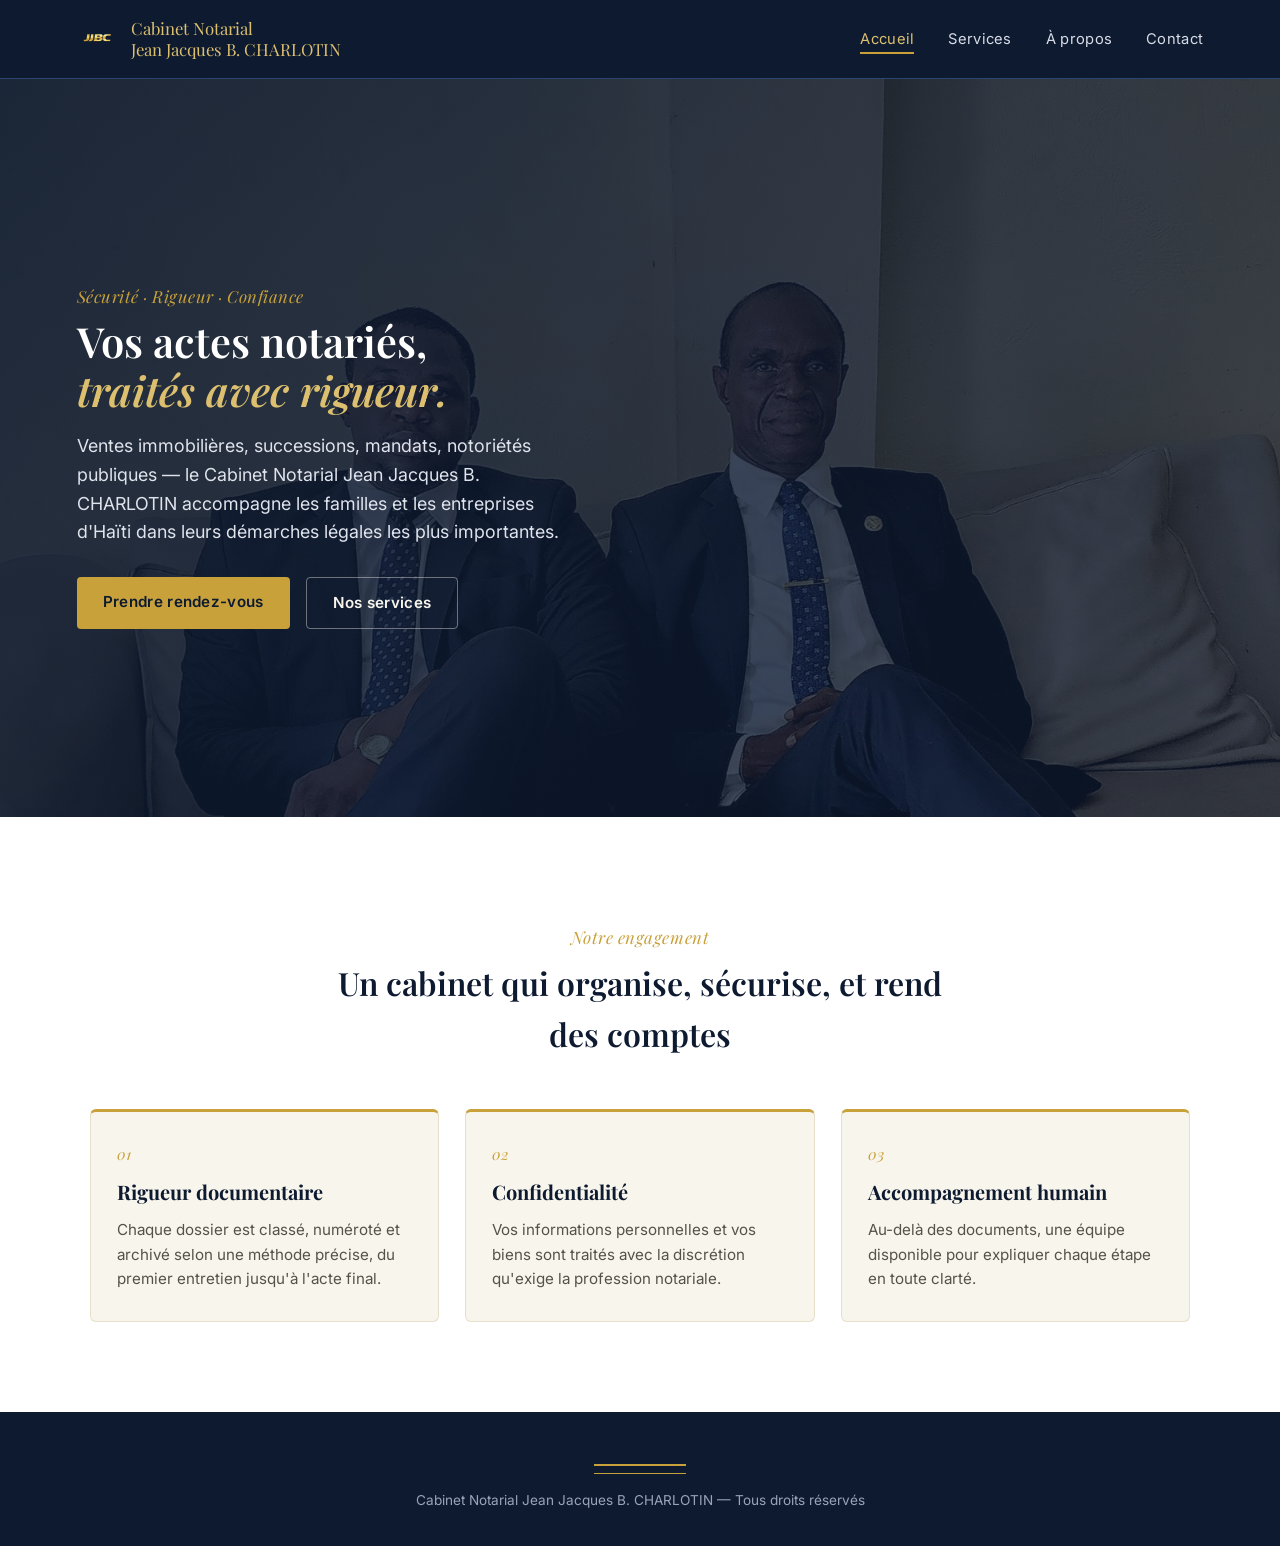
<file: index.html>
<!DOCTYPE html>
<html lang="fr">
<head>
<meta charset="UTF-8">
<meta name="viewport" content="width=device-width, initial-scale=1">
<title>Cabinet Notarial Jean Jacques B. CHARLOTIN — Notaire à Port-au-Prince</title>
<meta name="description" content="Cabinet Notarial Jean Jacques B. CHARLOTIN à Port-au-Prince, Haïti. Ventes immobilières, successions, mandats, notoriétés publiques. Rigueur, confidentialité et accompagnement humain.">
<meta property="og:title" content="Cabinet Notarial Jean Jacques B. CHARLOTIN">
<meta property="og:description" content="Ventes immobilières, successions, mandats, notoriétés publiques — un cabinet notarial rigoureux à Port-au-Prince, Haïti.">
<meta property="og:image" content="https://cabinetnotarialjjbc.com/assets/logo-jjbc.png">
<meta property="og:url" content="https://cabinetnotarialjjbc.com">
<meta property="og:type" content="website">
<link rel="icon" type="image/png" href="assets/logo-jjbc.png">
<link rel="canonical" href="https://cabinetnotarialjjbc.com/index.html">
<link rel="stylesheet" href="style.css">
</head>
<body>

<nav class="nav">
    <a href="index.html" class="brand">
        <img src="assets/logo-jjbc.png" alt="JJBC">
        <span>Cabinet Notarial<br>Jean Jacques B. CHARLOTIN</span>
    </a>
    <ul>
        <li><a href="index.html" class="actif">Accueil</a></li>
        <li><a href="services.html">Services</a></li>
        <li><a href="a-propos.html">À propos</a></li>
        <li><a href="contact.html">Contact</a></li>
    </ul>
</nav>

<header class="hero">
    <div class="hero-contenu">
        <p class="eyebrow">Sécurité · Rigueur · Confiance</p>
        <h1>Vos actes notariés,<br><em>traités avec rigueur.</em></h1>
        <p class="lead">Ventes immobilières, successions, mandats, notoriétés publiques — le Cabinet Notarial Jean Jacques B. CHARLOTIN accompagne les familles et les entreprises d'Haïti dans leurs démarches légales les plus importantes.</p>
        <div class="boutons">
            <a href="contact.html" class="btn-principal">Prendre rendez-vous</a>
            <a href="services.html" class="btn-secondaire">Nos services</a>
        </div>
    </div>
</header>

<section class="alt">
    <div class="section-tete">
        <p class="eyebrow">Notre engagement</p>
        <h2>Un cabinet qui organise, sécurise, et rend des comptes</h2>
    </div>
    <div class="grille-services">
        <div class="service">
            <span class="code">01</span>
            <h3>Rigueur documentaire</h3>
            <p>Chaque dossier est classé, numéroté et archivé selon une méthode précise, du premier entretien jusqu'à l'acte final.</p>
        </div>
        <div class="service">
            <span class="code">02</span>
            <h3>Confidentialité</h3>
            <p>Vos informations personnelles et vos biens sont traités avec la discrétion qu'exige la profession notariale.</p>
        </div>
        <div class="service">
            <span class="code">03</span>
            <h3>Accompagnement humain</h3>
            <p>Au-delà des documents, une équipe disponible pour expliquer chaque étape en toute clarté.</p>
        </div>
    </div>
</section>

<footer>
    <div class="filet-double centre"></div>
    Cabinet Notarial Jean Jacques B. CHARLOTIN — Tous droits réservés
</footer>

</body>
</html>
</file>
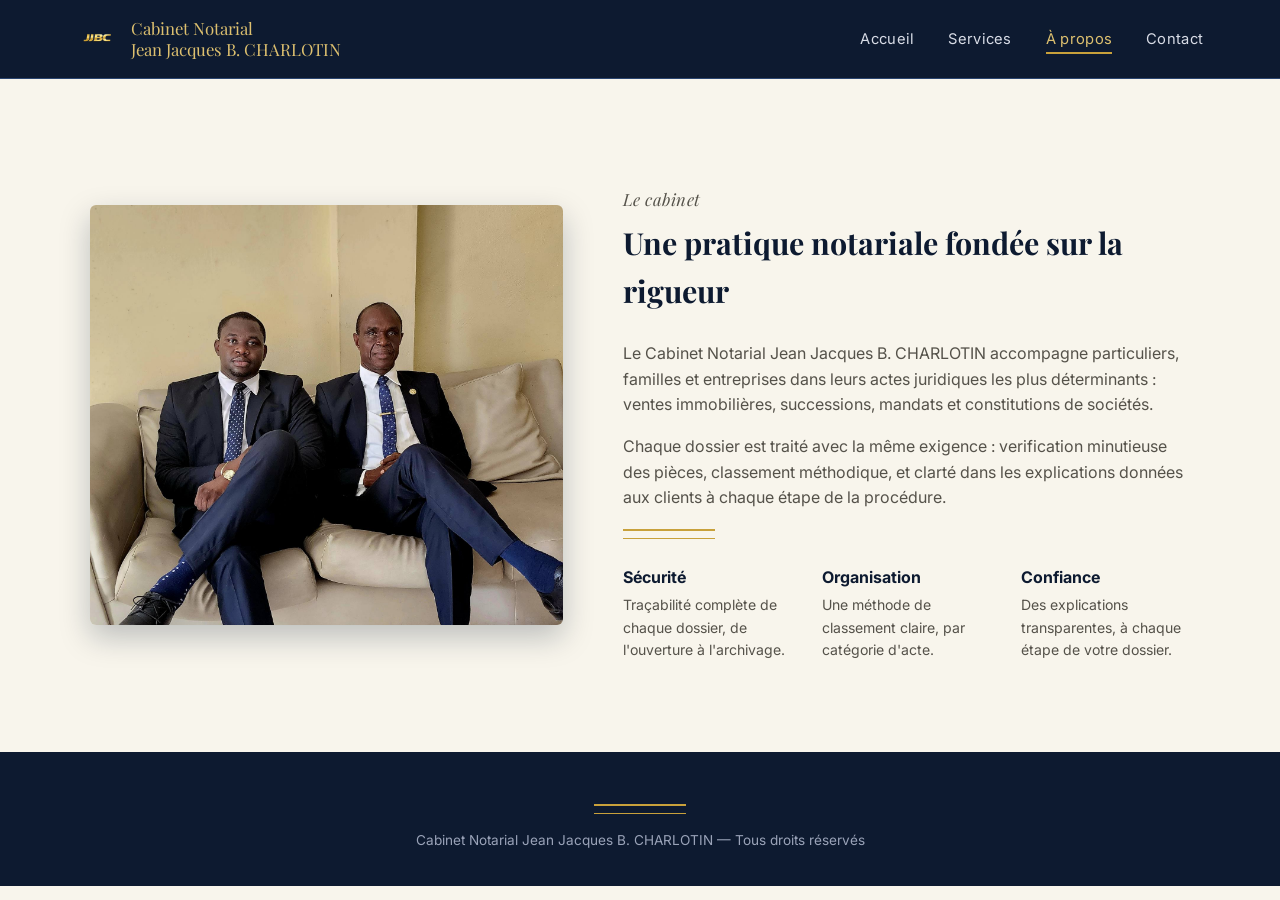
<file: a-propos.html>
<!DOCTYPE html>
<html lang="fr">
<head>
<meta charset="UTF-8">
<meta name="viewport" content="width=device-width, initial-scale=1">
<title>À propos — Cabinet Notarial JJBC | Jean Jacques B. CHARLOTIN</title>
<meta name="description" content="Découvrez le Cabinet Notarial Jean Jacques B. CHARLOTIN : une pratique notariale fondée sur la rigueur, la sécurité et la confiance, à Port-au-Prince, Haïti.">
<meta property="og:title" content="À propos — Cabinet Notarial JJBC">
<meta property="og:description" content="Une pratique notariale fondée sur la rigueur, à Port-au-Prince, Haïti.">
<meta property="og:image" content="https://cabinetnotarialjjbc.com/assets/logo-jjbc.png">
<meta property="og:url" content="https://cabinetnotarialjjbc.com/a-propos.html">
<meta property="og:type" content="website">
<link rel="icon" type="image/png" href="assets/logo-jjbc.png">
<link rel="canonical" href="https://cabinetnotarialjjbc.com/a-propos.html">
<link rel="stylesheet" href="style.css">
</head>
<body>

<nav class="nav">
    <a href="index.html" class="brand">
        <img src="assets/logo-jjbc.png" alt="JJBC">
        <span>Cabinet Notarial<br>Jean Jacques B. CHARLOTIN</span>
    </a>
    <ul>
        <li><a href="index.html">Accueil</a></li>
        <li><a href="services.html">Services</a></li>
        <li><a href="a-propos.html" class="actif">À propos</a></li>
        <li><a href="contact.html">Contact</a></li>
    </ul>
</nav>

<section>
    <div class="apropos-grille">
        <div style="width:100%; min-height:420px; border-radius:6px; box-shadow:0 12px 30px rgba(13,26,48,0.25); background: url('assets/fond-ecran.jpg') center 20% / cover no-repeat;"></div>
        <div class="apropos-texte">
            <p class="eyebrow">Le cabinet</p>
            <h2>Une pratique notariale fondée sur la rigueur</h2>
            <p>Le Cabinet Notarial Jean Jacques B. CHARLOTIN accompagne particuliers, familles et entreprises dans leurs actes juridiques les plus déterminants : ventes immobilières, successions, mandats et constitutions de sociétés.</p>
            <p>Chaque dossier est traité avec la même exigence : verification minutieuse des pièces, classement méthodique, et clarté dans les explications données aux clients à chaque étape de la procédure.</p>

            <div class="filet-double"></div>

            <div class="valeurs">
                <div>
                    <h4>Sécurité</h4>
                    <p>Traçabilité complète de chaque dossier, de l'ouverture à l'archivage.</p>
                </div>
                <div>
                    <h4>Organisation</h4>
                    <p>Une méthode de classement claire, par catégorie d'acte.</p>
                </div>
                <div>
                    <h4>Confiance</h4>
                    <p>Des explications transparentes, à chaque étape de votre dossier.</p>
                </div>
            </div>
        </div>
    </div>
</section>

<footer>
    <div class="filet-double centre"></div>
    Cabinet Notarial Jean Jacques B. CHARLOTIN — Tous droits réservés
</footer>

</body>
</html>
</file>
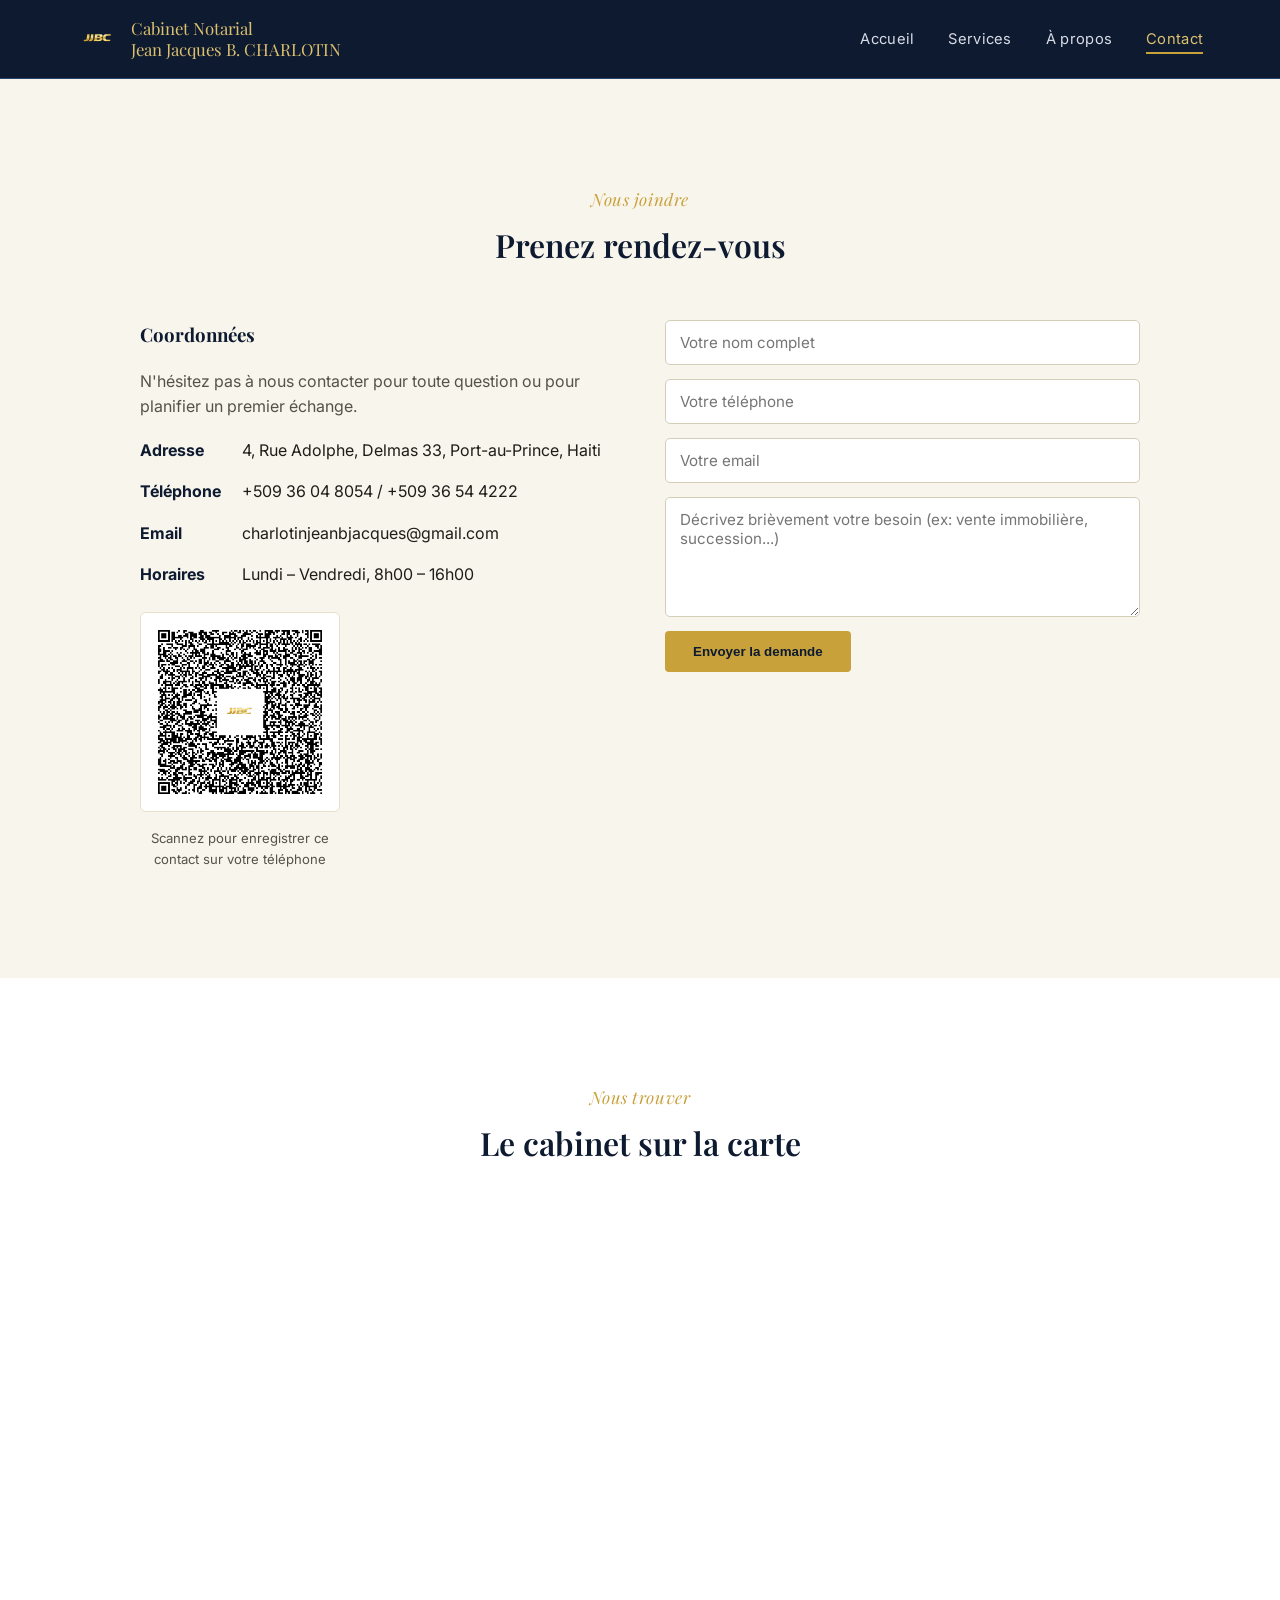
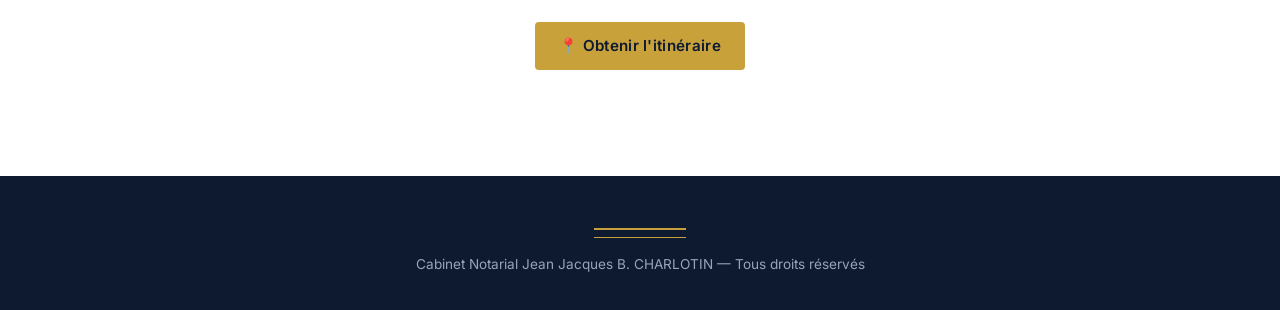
<file: contact.html>
<!DOCTYPE html>
<html lang="fr">
<head>
<meta charset="UTF-8">
<meta name="viewport" content="width=device-width, initial-scale=1">
<title>Contact — Cabinet Notarial JJBC | Prendre rendez-vous</title>
<meta name="description" content="Contactez le Cabinet Notarial Jean Jacques B. CHARLOTIN à Delmas 33, Port-au-Prince, Haïti. Téléphone, email, et formulaire de contact pour prendre rendez-vous.">
<meta property="og:title" content="Contact — Cabinet Notarial JJBC">
<meta property="og:description" content="Prenez rendez-vous avec le Cabinet Notarial Jean Jacques B. CHARLOTIN, Port-au-Prince, Haïti.">
<meta property="og:image" content="https://cabinetnotarialjjbc.com/assets/logo-jjbc.png">
<meta property="og:url" content="https://cabinetnotarialjjbc.com/contact.html">
<meta property="og:type" content="website">
<link rel="icon" type="image/png" href="assets/logo-jjbc.png">
<link rel="canonical" href="https://cabinetnotarialjjbc.com/contact.html">
<link rel="stylesheet" href="style.css">
</head>
<body>
<nav class="nav">
    <a href="index.html" class="brand">
        <img src="assets/logo-jjbc.png" alt="JJBC">
        <span>Cabinet Notarial<br>Jean Jacques B. CHARLOTIN</span>
    </a>
    <ul>
        <li><a href="index.html">Accueil</a></li>
        <li><a href="services.html">Services</a></li>
        <li><a href="a-propos.html">À propos</a></li>
        <li><a href="contact.html" class="actif">Contact</a></li>
    </ul>
</nav>
<section>
    <div class="section-tete">
        <p class="eyebrow">Nous joindre</p>
        <h2>Prenez rendez-vous</h2>
    </div>
    <div class="contact-grille">
        <div class="contact-infos">
            <h3>Coordonnées</h3>
            <p>N'hésitez pas à nous contacter pour toute question ou pour planifier un premier échange.</p>
            <div class="ligne"><strong>Adresse</strong> <span> 4, Rue Adolphe, Delmas 33, Port-au-Prince, Haiti </span></div>
            <div class="ligne"><strong>Téléphone</strong> <span> +509 36 04 8054 / +509 36 54 4222 </span></div>
            <div class="ligne"><strong>Email</strong> <span> charlotinjeanbjacques@gmail.com </span></div>
            <div class="ligne"><strong>Horaires</strong> <span>Lundi – Vendredi, 8h00 – 16h00</span></div>

            <div style="margin-top:24px; text-align:center; max-width:200px;">
                <img src="assets/qr-contact.png" alt="Code QR pour enregistrer ce contact" style="width:100%; border-radius:6px; border:1px solid #e6dfc9;">
                <p style="font-size:0.82em; color:#55524a; margin-top:8px;">Scannez pour enregistrer ce contact sur votre téléphone</p>
            </div>
        </div>

        <form class="contact-form" action="https://formspree.io/f/xojozjqr" method="POST">
            <input type="text" name="Nom" placeholder="Votre nom complet" required>
            <input type="tel" name="Telephone" placeholder="Votre téléphone">
            <input type="email" name="_replyto" placeholder="Votre email" required>
            <textarea name="Message" placeholder="Décrivez brièvement votre besoin (ex: vente immobilière, succession...)" required></textarea>
            <input type="hidden" name="_subject" value="Nouvelle demande de contact — Site JJBC">
            <button type="submit">Envoyer la demande</button>
        </form>
    </div>
</section>

<section class="alt">
    <div class="section-tete">
        <p class="eyebrow">Nous trouver</p>
        <h2>Le cabinet sur la carte</h2>
    </div>
    <div style="max-width:900px; margin:0 auto;">
        <iframe
            src="https://www.google.com/maps?q=18.5546369,-72.2999274&z=17&output=embed"
            width="100%" height="380" style="border:0; border-radius:8px;"
            allowfullscreen="" loading="lazy"
            referrerpolicy="no-referrer-when-downgrade">
        </iframe>
        <p style="text-align:center; margin-top:16px;">
            <a href="https://www.google.com/maps/dir/?api=1&destination=18.5546369,-72.2999274"
               target="_blank" rel="noopener" class="btn-principal" style="background:var(--gold); color:var(--navy-deep); text-decoration:none; padding:12px 24px; border-radius:4px; font-weight:600;">
                📍 Obtenir l'itinéraire
            </a>
        </p>
    </div>
</section>

<footer>
    <div class="filet-double centre"></div>
    Cabinet Notarial Jean Jacques B. CHARLOTIN — Tous droits réservés
</footer>
</body>
</html>
</file>
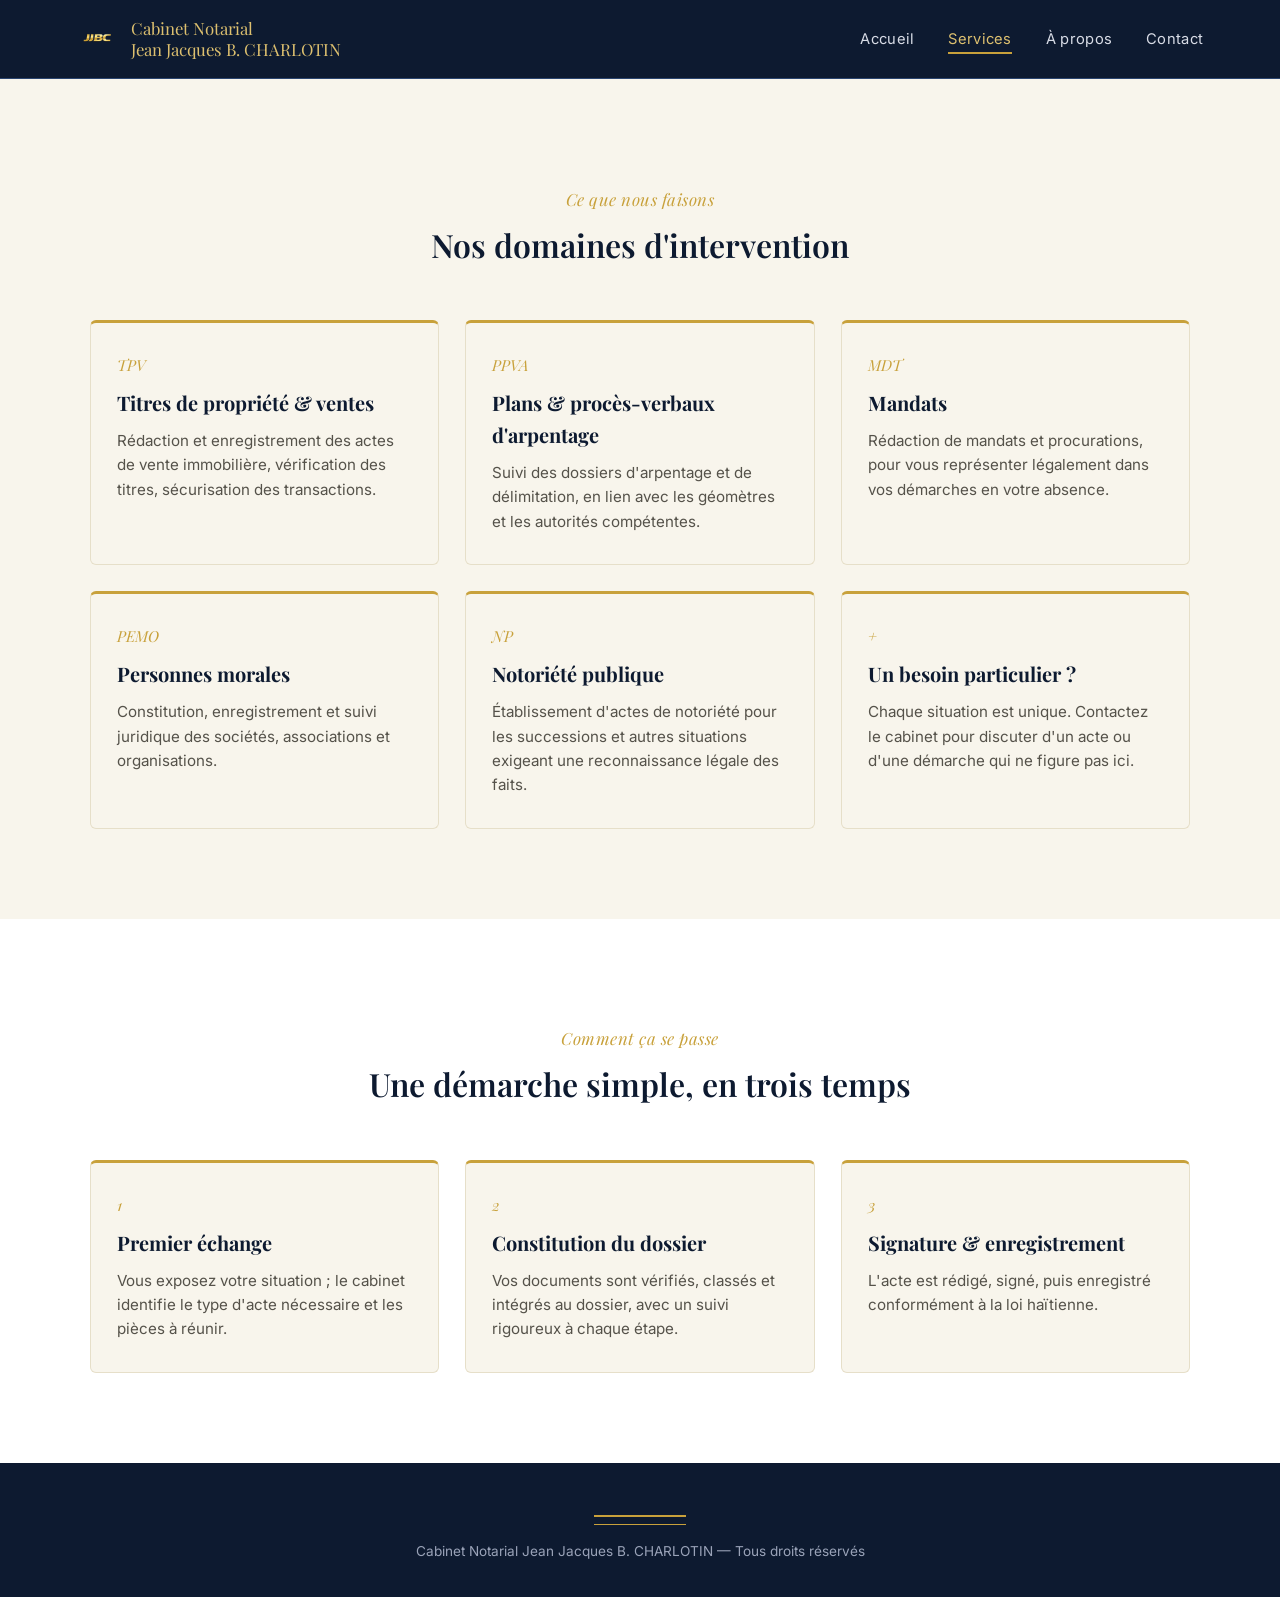
<file: services.html>
<!DOCTYPE html>
<html lang="fr">
<head>
<meta charset="UTF-8">
<meta name="viewport" content="width=device-width, initial-scale=1">
<title>Services — Cabinet Notarial JJBC | Ventes, Successions, Mandats</title>
<meta name="description" content="Nos services notariaux : ventes immobilières, plans et procès-verbaux d'arpentage, mandats, personnes morales, notoriété publique. Cabinet Notarial Jean Jacques B. CHARLOTIN, Port-au-Prince.">
<meta property="og:title" content="Services — Cabinet Notarial JJBC">
<meta property="og:description" content="Ventes immobilières, successions, mandats, notoriétés publiques et plus, à Port-au-Prince, Haïti.">
<meta property="og:image" content="https://cabinetnotarialjjbc.com/assets/logo-jjbc.png">
<meta property="og:url" content="https://cabinetnotarialjjbc.com/services.html">
<meta property="og:type" content="website">
<link rel="icon" type="image/png" href="assets/logo-jjbc.png">
<link rel="canonical" href="https://cabinetnotarialjjbc.com/services.html">
<link rel="stylesheet" href="style.css">
</head>
<body>

<nav class="nav">
    <a href="index.html" class="brand">
        <img src="assets/logo-jjbc.png" alt="JJBC">
        <span>Cabinet Notarial<br>Jean Jacques B. CHARLOTIN</span>
    </a>
    <ul>
        <li><a href="index.html">Accueil</a></li>
        <li><a href="services.html" class="actif">Services</a></li>
        <li><a href="a-propos.html">À propos</a></li>
        <li><a href="contact.html">Contact</a></li>
    </ul>
</nav>

<section>
    <div class="section-tete">
        <p class="eyebrow">Ce que nous faisons</p>
        <h2>Nos domaines d'intervention</h2>
    </div>
    <div class="grille-services">
        <div class="service">
            <span class="code">TPV</span>
            <h3>Titres de propriété &amp; ventes</h3>
            <p>Rédaction et enregistrement des actes de vente immobilière, vérification des titres, sécurisation des transactions.</p>
        </div>
        <div class="service">
            <span class="code">PPVA</span>
            <h3>Plans &amp; procès-verbaux d'arpentage</h3>
            <p>Suivi des dossiers d'arpentage et de délimitation, en lien avec les géomètres et les autorités compétentes.</p>
        </div>
        <div class="service">
            <span class="code">MDT</span>
            <h3>Mandats</h3>
            <p>Rédaction de mandats et procurations, pour vous représenter légalement dans vos démarches en votre absence.</p>
        </div>
        <div class="service">
            <span class="code">PEMO</span>
            <h3>Personnes morales</h3>
            <p>Constitution, enregistrement et suivi juridique des sociétés, associations et organisations.</p>
        </div>
        <div class="service">
            <span class="code">NP</span>
            <h3>Notoriété publique</h3>
            <p>Établissement d'actes de notoriété pour les successions et autres situations exigeant une reconnaissance légale des faits.</p>
        </div>
        <div class="service">
            <span class="code">+</span>
            <h3>Un besoin particulier ?</h3>
            <p>Chaque situation est unique. Contactez le cabinet pour discuter d'un acte ou d'une démarche qui ne figure pas ici.</p>
        </div>
    </div>
</section>

<section class="alt">
    <div class="section-tete">
        <p class="eyebrow">Comment ça se passe</p>
        <h2>Une démarche simple, en trois temps</h2>
    </div>
    <div class="grille-services">
        <div class="service">
            <span class="code">1</span>
            <h3>Premier échange</h3>
            <p>Vous exposez votre situation ; le cabinet identifie le type d'acte nécessaire et les pièces à réunir.</p>
        </div>
        <div class="service">
            <span class="code">2</span>
            <h3>Constitution du dossier</h3>
            <p>Vos documents sont vérifiés, classés et intégrés au dossier, avec un suivi rigoureux à chaque étape.</p>
        </div>
        <div class="service">
            <span class="code">3</span>
            <h3>Signature &amp; enregistrement</h3>
            <p>L'acte est rédigé, signé, puis enregistré conformément à la loi haïtienne.</p>
        </div>
    </div>
</section>

<footer>
    <div class="filet-double centre"></div>
    Cabinet Notarial Jean Jacques B. CHARLOTIN — Tous droits réservés
</footer>

</body>
</html>
</file>
<file: style.css>
/* =========================================================
   Cabinet Notarial Jean Jacques B. CHARLOTIN — Site public
   Palette : navy profond + or, dans la continuite du logo
   et de l'identite deja etablie pour le systeme JJBC.
   ========================================================= */

@import url('https://fonts.googleapis.com/css2?family=Playfair+Display:ital,wght@0,500;0,600;0,700;1,500&family=Inter:wght@400;500;600&display=swap');

:root {
    --navy-deep: #0d1a30;
    --navy-mid: #17294a;
    --navy-line: #2a4570;
    --gold: #c8a13b;
    --gold-light: #ddc06f;
    --cream: #f8f5ec;
    --burgundy: #7a2e3a;
    --text-dark: #201d19;
    --text-muted: #55524a;
}

* { box-sizing: border-box; }

html { scroll-behavior: smooth; }

body {
    margin: 0;
    font-family: "Inter", Arial, sans-serif;
    background: var(--cream);
    color: var(--text-dark);
    line-height: 1.6;
}

h1, h2, h3, .eyebrow {
    font-family: "Playfair Display", Georgia, serif;
}

/* ---------- BARRE DE NAVIGATION ---------- */
.nav {
    display: flex;
    align-items: center;
    justify-content: space-between;
    padding: 18px 6vw;
    background: var(--navy-deep);
    position: sticky;
    top: 0;
    z-index: 50;
    border-bottom: 1px solid var(--navy-line);
}

.nav .brand {
    display: flex;
    align-items: center;
    gap: 12px;
    text-decoration: none;
}

.nav .brand img {
    height: 42px;
}

.nav .brand span {
    color: var(--gold-light);
    font-family: "Playfair Display", serif;
    font-size: 1.05em;
    line-height: 1.25;
}

.nav ul {
    list-style: none;
    display: flex;
    gap: 34px;
    margin: 0;
    padding: 0;
}

.nav ul li a {
    color: #d8dce6;
    text-decoration: none;
    font-size: 0.92em;
    letter-spacing: 0.02em;
    padding-bottom: 4px;
    border-bottom: 2px solid transparent;
    transition: color 0.2s ease, border-color 0.2s ease;
}

.nav ul li a:hover,
.nav ul li a.actif {
    color: var(--gold-light);
    border-color: var(--gold);
}

/* ---------- SECTION EYEBROW (petit libelle au-dessus des titres) ---------- */
.eyebrow {
    display: inline-block;
    color: var(--gold);
    font-style: italic;
    font-size: 1.05em;
    letter-spacing: 0.03em;
    margin-bottom: 6px;
}

/* ---------- DIVISEUR SIGNATURE : double filet, comme un sceau/certificat ---------- */
.filet-double {
    width: 92px;
    height: 10px;
    margin: 18px 0 26px;
    border-top: 2px solid var(--gold);
    border-bottom: 1px solid var(--gold);
}

.filet-double.centre { margin-left: auto; margin-right: auto; }

/* ---------- HERO (page d'accueil) ---------- */
.hero {
    position: relative;
    min-height: 82vh;
    display: flex;
    align-items: center;
    background:
        linear-gradient(120deg, rgba(13, 26, 48, 0.92), rgba(13, 26, 48, 0.72)),
        url("assets/fond-ecran.jpg") center 18% / cover no-repeat;
    color: var(--cream);
}

.hero-contenu {
    max-width: 640px;
    padding: 0 6vw;
}

.hero h1 {
    font-size: 2.6em;
    font-weight: 600;
    line-height: 1.18;
    margin: 0 0 18px;
    color: white;
}

.hero h1 em {
    color: var(--gold-light);
    font-style: italic;
}

.hero p.lead {
    font-size: 1.12em;
    color: #dfe3ec;
    max-width: 520px;
    margin: 0 0 30px;
}

.boutons { display: flex; gap: 16px; flex-wrap: wrap; }

.btn-principal, .btn-secondaire {
    display: inline-block;
    padding: 13px 26px;
    border-radius: 4px;
    text-decoration: none;
    font-size: 0.95em;
    font-weight: 600;
    letter-spacing: 0.02em;
    transition: filter 0.15s ease, transform 0.15s ease;
}

.btn-principal {
    background: var(--gold);
    color: var(--navy-deep);
}

.btn-secondaire {
    background: transparent;
    color: var(--cream);
    border: 1px solid rgba(248, 245, 236, 0.4);
}

.btn-principal:hover, .btn-secondaire:hover {
    filter: brightness(1.08);
    transform: translateY(-1px);
}

/* ---------- SECTIONS GENERALES ---------- */
section {
    padding: 90px 6vw;
}

section.alt { background: white; }

.section-tete {
    max-width: 640px;
    margin: 0 auto 50px;
    text-align: center;
}

.section-tete h2 {
    font-size: 2em;
    color: var(--navy-deep);
    margin: 0;
    font-weight: 600;
}

/* ---------- GRILLE DE SERVICES ---------- */
.grille-services {
    display: grid;
    grid-template-columns: repeat(auto-fit, minmax(260px, 1fr));
    gap: 26px;
    max-width: 1100px;
    margin: 0 auto;
}

.service {
    background: var(--cream);
    border: 1px solid #e6dfc9;
    border-top: 3px solid var(--gold);
    padding: 30px 26px;
    border-radius: 6px;
}

.service .code {
    display: inline-block;
    font-family: "Playfair Display", serif;
    font-style: italic;
    color: var(--gold);
    font-size: 0.95em;
    margin-bottom: 10px;
}

.service h3 {
    margin: 0 0 10px;
    font-size: 1.25em;
    color: var(--navy-deep);
}

.service p {
    color: var(--text-muted);
    font-size: 0.95em;
    margin: 0;
}

/* ---------- A PROPOS ---------- */
.apropos-grille {
    display: grid;
    grid-template-columns: 1fr 1.2fr;
    gap: 60px;
    max-width: 1100px;
    margin: 0 auto;
    align-items: center;
}

.apropos-grille img {
    width: 100%;
    border-radius: 6px;
    box-shadow: 0 12px 30px rgba(13, 26, 48, 0.25);
}

.apropos-texte h2 {
    color: var(--navy-deep);
    font-size: 1.9em;
    margin-top: 0;
}

.apropos-texte p {
    color: var(--text-muted);
}

.valeurs {
    display: flex;
    gap: 30px;
    margin-top: 26px;
    flex-wrap: wrap;
}

.valeurs div { flex: 1; min-width: 140px; }

.valeurs h4 {
    color: var(--navy-deep);
    margin: 0 0 4px;
    font-size: 1em;
}

.valeurs p { font-size: 0.88em; margin: 0; }

/* ---------- CONTACT ---------- */
.contact-grille {
    display: grid;
    grid-template-columns: 1fr 1fr;
    gap: 50px;
    max-width: 1000px;
    margin: 0 auto;
}

.contact-infos h3 {
    color: var(--navy-deep);
    margin-top: 0;
}

.contact-infos p { color: var(--text-muted); margin: 6px 0 18px; }

.contact-infos .ligne {
    display: flex;
    gap: 12px;
    margin-bottom: 16px;
    align-items: baseline;
}

.contact-infos .ligne strong { color: var(--navy-deep); min-width: 90px; }

form.contact-form {
    display: flex;
    flex-direction: column;
    gap: 14px;
}

form.contact-form input,
form.contact-form textarea {
    padding: 12px 14px;
    border: 1px solid #d4cdb8;
    border-radius: 5px;
    font-family: "Inter", sans-serif;
    font-size: 0.95em;
}

form.contact-form textarea { min-height: 120px; resize: vertical; }

form.contact-form button {
    align-self: flex-start;
    padding: 13px 28px;
    background: var(--gold);
    color: var(--navy-deep);
    border: none;
    border-radius: 4px;
    font-weight: 600;
    cursor: pointer;
    transition: filter 0.15s ease;
}

form.contact-form button:hover { filter: brightness(1.08); }

/* ---------- PIED DE PAGE ---------- */
footer {
    background: var(--navy-deep);
    color: #9aa3b8;
    padding: 34px 6vw;
    text-align: center;
    font-size: 0.85em;
}

footer .filet-double { margin-bottom: 16px; }

/* ---------- RESPONSIVE ---------- */
@media (max-width: 760px) {
    .nav { flex-direction: column; align-items: flex-start; gap: 12px; }
    .nav ul { gap: 18px; flex-wrap: wrap; width: 100%; }
    .nav ul li a { font-size: 0.85em; }
    .hero h1 { font-size: 1.9em; }
    .apropos-grille, .contact-grille { grid-template-columns: 1fr; }
}
</file>
